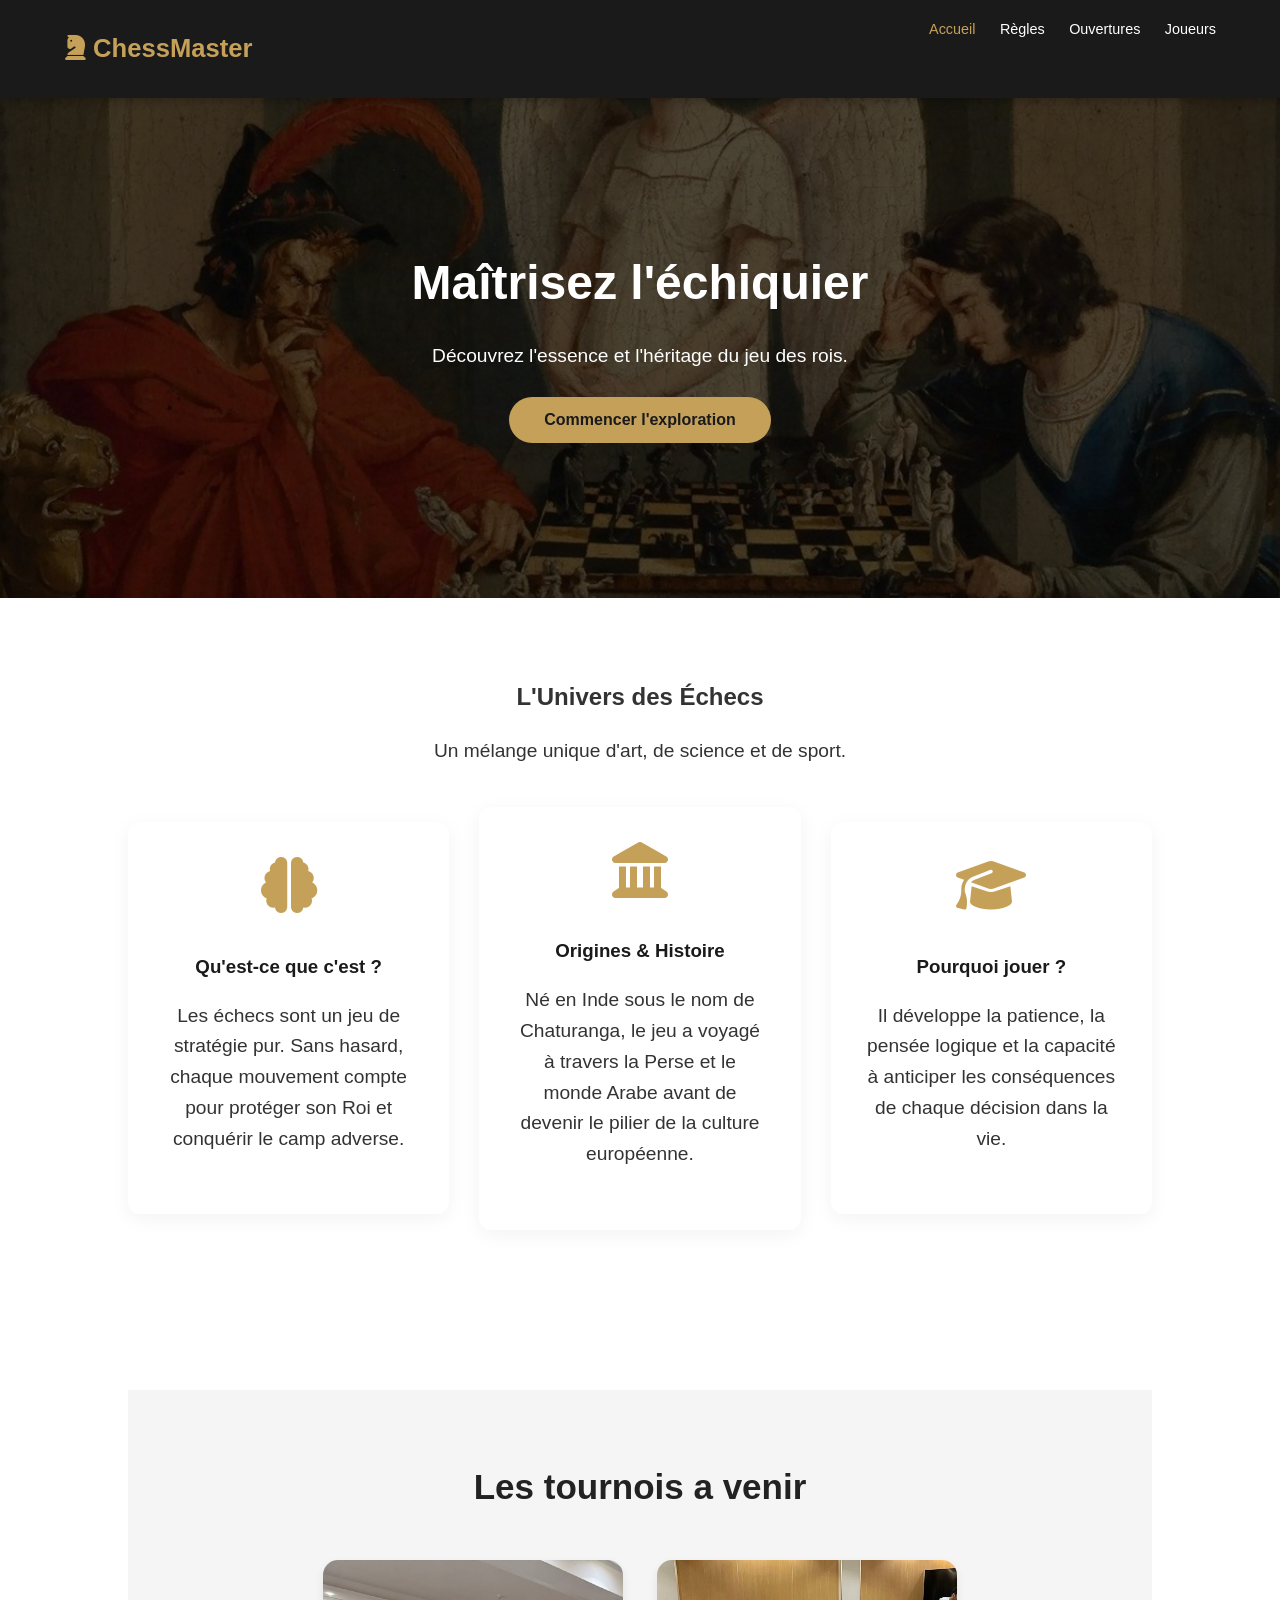
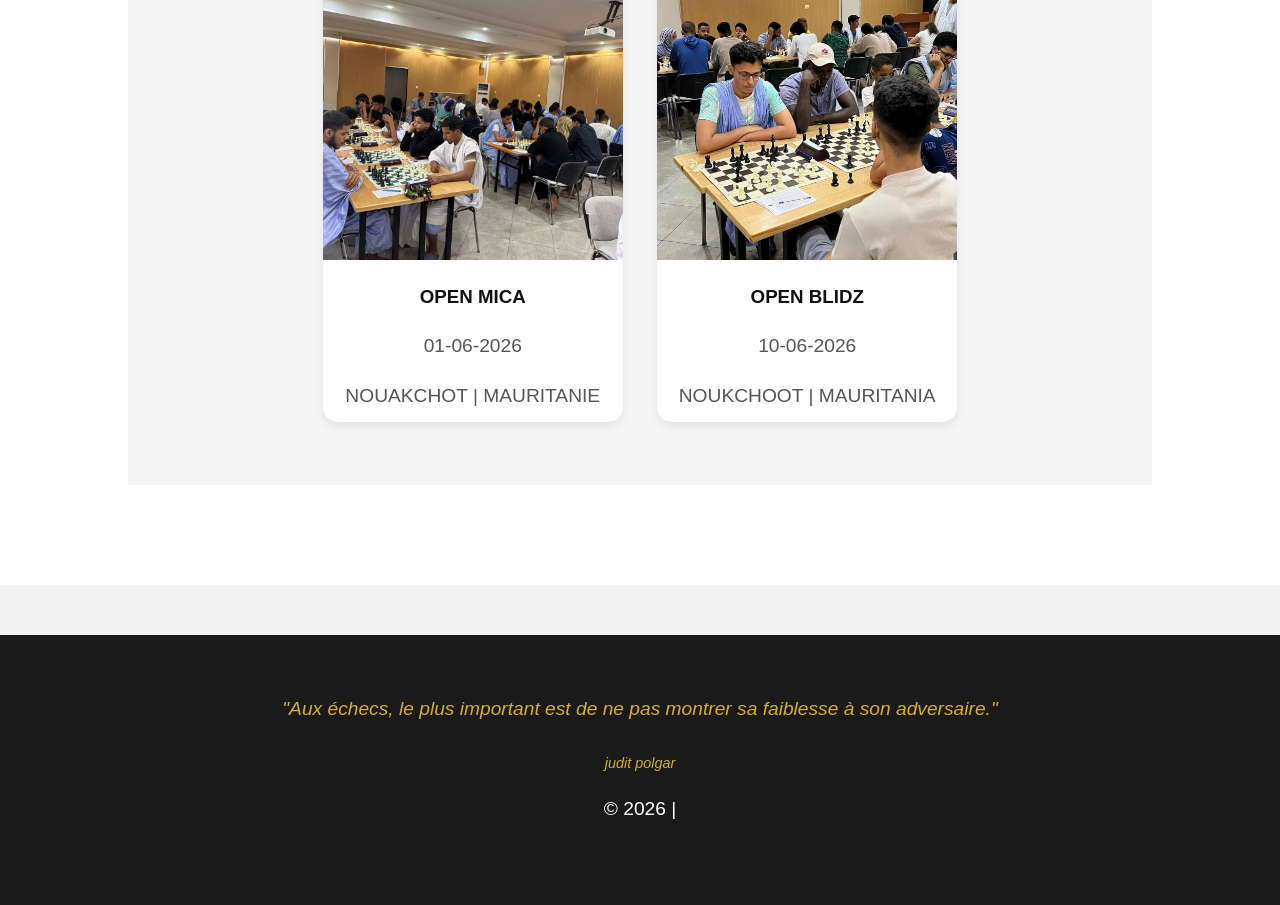
<file: index.html>
<!DOCTYPE html>
<html lang="fr">
<head>
    <meta name="viewport" content="width=device-width, initial-scale=1.0">
    <title>ChessMaster | Définition & Histoire</title>
    <link rel="stylesheet" href="https://cdnjs.cloudflare.com/ajax/libs/font-awesome/6.4.0/css/all.min.css">
    <link rel="stylesheet" href="style.css">
</head>
<body>
    <nav>
        <h1><i class="fas fa-chess-knight"></i> ChessMaster</h1>
        <div class="d-o-a">
            <a href="index.html" class="active">Accueil</a>
            <a href="rules.html">Règles</a>
            <a href="openings.html">Ouvertures</a>
            <a href="players.html">Joueurs</a>
            
        </div>
    
    </nav>

    <header>
        <div>
            <h1>Maîtrisez l'échiquier</h1>
            <p>Découvrez l'essence et l'héritage du jeu des rois.</p>
            <button onclick="window.location.href='#definition'">Commencer l'exploration</button>
        </div> 
    </header>

    <section id="definition">
        <div>
            <h2>L'Univers des Échecs</h2>
            <p>Un mélange unique d'art, de science et de sport.</p>
        </div>

        <div class="grid">
           
            <article class="card">
                <i class="fas fa-brain"></i>
                <h3>Qu'est-ce que c'est ?</h3>
                <p>Les échecs sont un jeu de stratégie pur. Sans hasard, chaque mouvement compte pour protéger son Roi et conquérir le camp adverse.</p>
            </article>

           
            <article class="card">
                <i class="fas fa-landmark"></i>
                <h3>Origines & Histoire</h3>
                <p>Né en Inde sous le nom de Chaturanga, le jeu a voyagé à travers la Perse et le monde Arabe avant de devenir le pilier de la culture européenne.</p>
            </article>

            <article class="card">
                <i class="fas fa-graduation-cap"></i>
                <h3>Pourquoi jouer ?</h3>
                <p>Il développe la patience, la pensée logique et la capacité à anticiper les conséquences de chaque décision dans la vie.</p>
            </article>
        </div>
    </section>

   
<section>
    <div class="tournois">
        <h2>Les tournois a venir</h2>

       <div class="tournoi-card">
        <img src="images/jm3t.jpeg" alt="tournois">
        <h3> OPEN MICA</h3>
        <p>01-06-2026</p>
        <p>NOUAKCHOT | MAURITANIE</p>
        </div>

        <div class="tournoi-card">
        <img src="images/jm3t2.jpeg" alt="">
        <h3>OPEN BLIDZ</h3>
        <p>10-06-2026</p>
        <p> NOUKCHOOT | MAURITANIA</p>
        </div>
    </div>
</section>

    <footer>
        <div class="qtibas">
        <p>"Aux échecs, le plus important est de ne pas montrer sa faiblesse à son adversaire."</p>
        <span>judit polgar</span>
        </div>
        <p>© 2026 |</p>
        <div class="tali">
            
        </div>
    </footer>
</body>
</html>
</file>
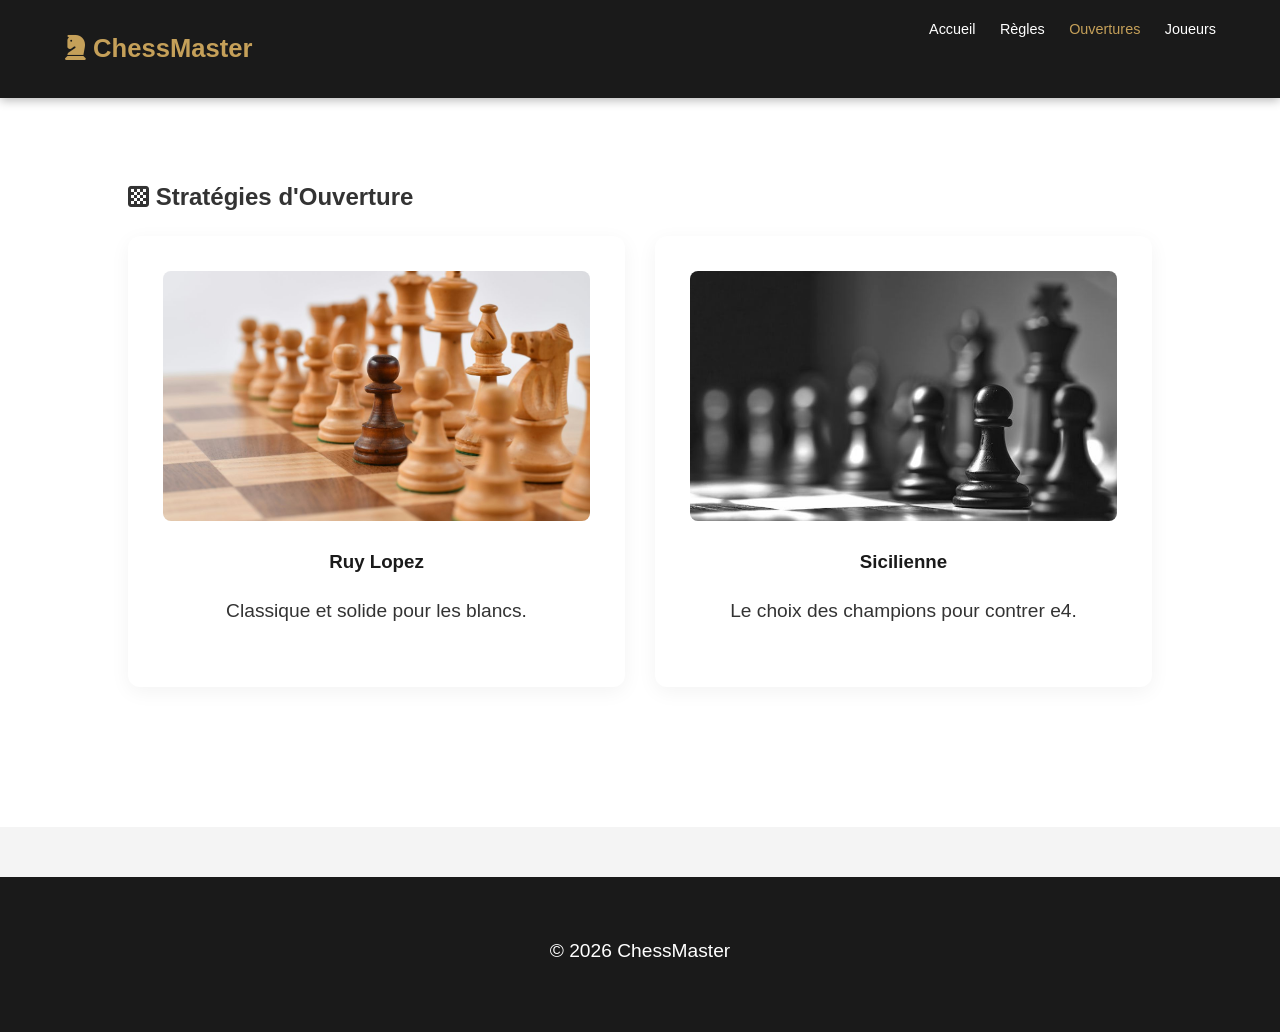
<file: openings.html>
<!DOCTYPE html>
<html lang="fr">
<head>
    <meta charset="UTF-8">
    <meta name="viewport" content="width=device-width, initial-scale=1.0">
    <title>Ouvertures - ChessMaster</title>
    <link rel="stylesheet" href="https://cdnjs.cloudflare.com/ajax/libs/font-awesome/6.4.0/css/all.min.css">
    <link rel="stylesheet" href="style.css">
</head>
<body>
    <nav>
        <h1><i class="fas fa-chess-knight"></i> ChessMaster</h1>
        <div class="d-o-a">
            <a href="index.html">Accueil</a>
            <a href="rules.html">Règles</a>
            <a href="openings.html" class="active">Ouvertures</a>
            <a href="players.html">Joueurs</a>
        </div>
    </nav>

    <section>
        <h2><i class="fas fa-chess-board"></i> Stratégies d'Ouverture</h2>
        <div class="grid">
            <div class="card">
                <img src="images/Ruy-lopez.jpeg" alt="Ruy Lopez">
                <h3>Ruy Lopez</h3>
                <p>Classique et solide pour les blancs.</p>
            </div>
            <div class="card">
                <img src="images/sicillien.jpeg" alt="Sicilienne">
                <h3>Sicilienne</h3>
                <p>Le choix des champions pour contrer e4.</p>
            </div>
        </div>
    </section>

    <footer><p>© 2026 ChessMaster</p></footer>
</body>
</html>
</file>
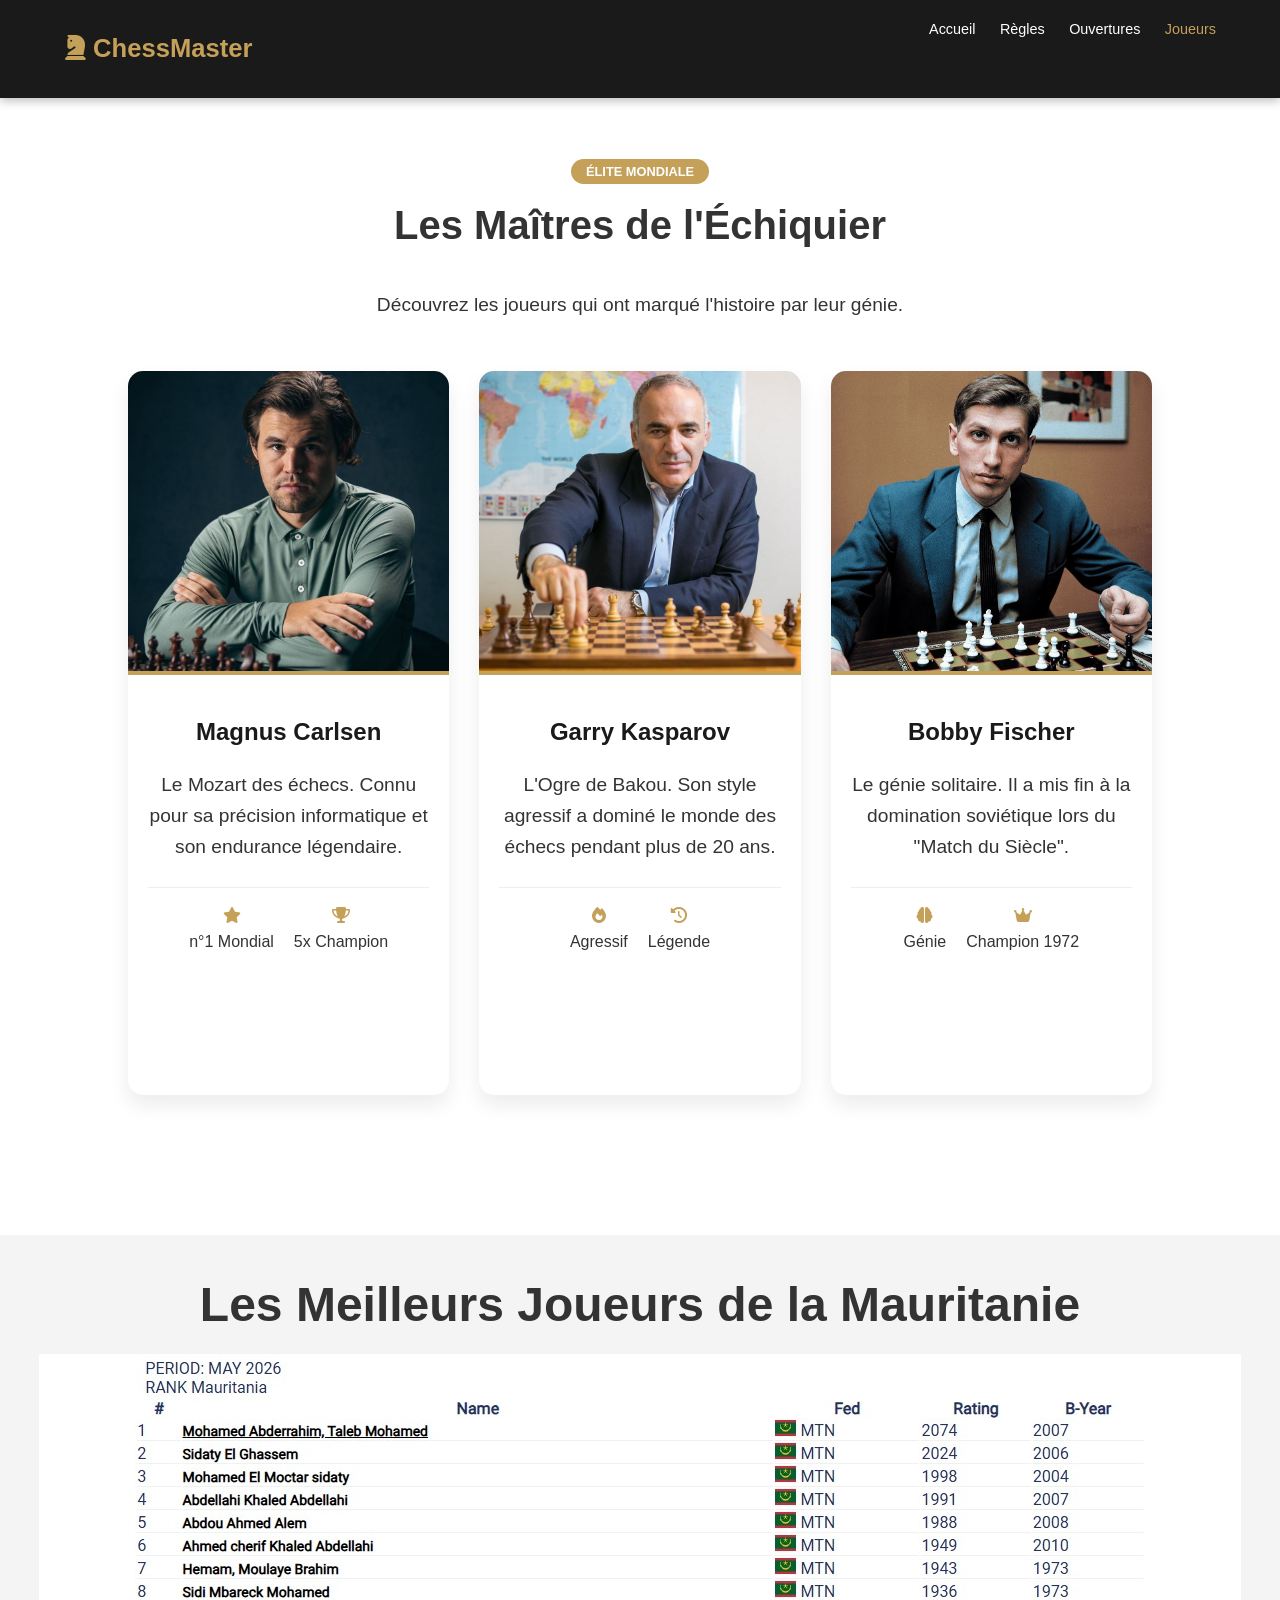
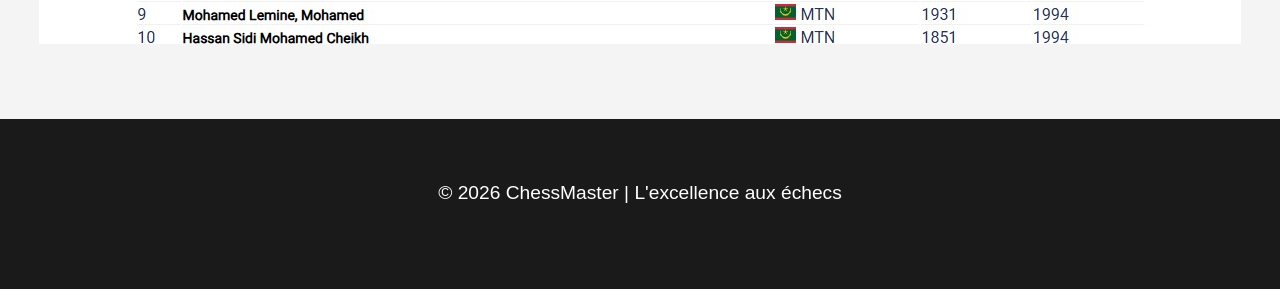
<file: players.html>
<!DOCTYPE html>
<html lang="fr">
<head>
    <meta charset="UTF-8">
    <meta name="viewport" content="width=device-width, initial-scale=1.0">
    <title>Légendes des Échecs | ChessMaster</title>
    <link rel="stylesheet" href="https://cdnjs.cloudflare.com/ajax/libs/font-awesome/6.4.0/css/all.min.css">
    <link rel="stylesheet" href="style.css">
</head>
<body>
    <nav>
        <h1><i class="fas fa-chess-knight"></i> ChessMaster</h1>
        <div class="d-o-a">
            <a href="index.html" >Accueil</a>
            <a href="rules.html">Règles</a>
            <a href="openings.html">Ouvertures</a>
            <a href="players.html" class="active">Joueurs</a>
        </div>
    </nav>

    <section>
        <div style="text-align: center; margin-bottom: 50px;">
            <span class="tag">Élite Mondiale</span>
            <h2 style="font-size: 2.5rem; margin-top: 10px;">Les Maîtres de l'Échiquier</h2>
            <p>Découvrez les joueurs qui ont marqué l'histoire par leur génie.</p>
        </div>

        <div class="grid">
            <div class="player-card">
                <img src="images/megnus.jpeg" alt="Magnus Carlsen" class="player-img">
                <div class="player-info">
                    <h3>Magnus Carlsen</h3>
                    <p>Le Mozart des échecs. Connu pour sa précision informatique et son endurance légendaire.</p>
                    <div class="stats">
                        <div class="stat-item"><i class="fas fa-star"></i><br>n°1 Mondial</div>
                        <div class="stat-item"><i class="fas fa-trophy"></i><br>5x Champion</div>
                    </div>
                </div>
            </div>

            <div class="player-card">
                <img src="images/gary.jpeg" alt="Garry Kasparov" class="player-img">
                <div class="player-info">
                    <h3>Garry Kasparov</h3>
                    <p>L'Ogre de Bakou. Son style agressif a dominé le monde des échecs pendant plus de 20 ans.</p>
                    <div class="stats">
                        <div class="stat-item"><i class="fas fa-fire"></i><br>Agressif</div>
                        <div class="stat-item"><i class="fas fa-history"></i><br>Légende</div>
                    </div>
                </div>
            </div>

            <div class="player-card">
                <img src="images/Bobby.jpeg" alt="Bobby Fischer" class="player-img">
                <div class="player-info">
                    <h3>Bobby Fischer</h3>
                    <p>Le génie solitaire. Il a mis fin à la domination soviétique lors du "Match du Siècle".</p>
                    <div class="stats">
                        <div class="stat-item"><i class="fas fa-brain"></i><br>Génie</div>
                        <div class="stat-item"><i class="fas fa-crown"></i><br>Champion 1972</div>
                    </div>
                </div>
            </div>
        </div>
    </section>
    <div class="joueur-mr">
        <h1>Les Meilleurs Joueurs de la Mauritanie</h1>
        <img src="images/t9yim.jpeg" alt="le miller joueur nationel">
        
    </div>
<footer>
    <p>© 2026 ChessMaster | L'excellence aux échecs</p>
    <div style="margin-top: 15px;">
            
        </div>
</footer>

</body>
</html>
</file>
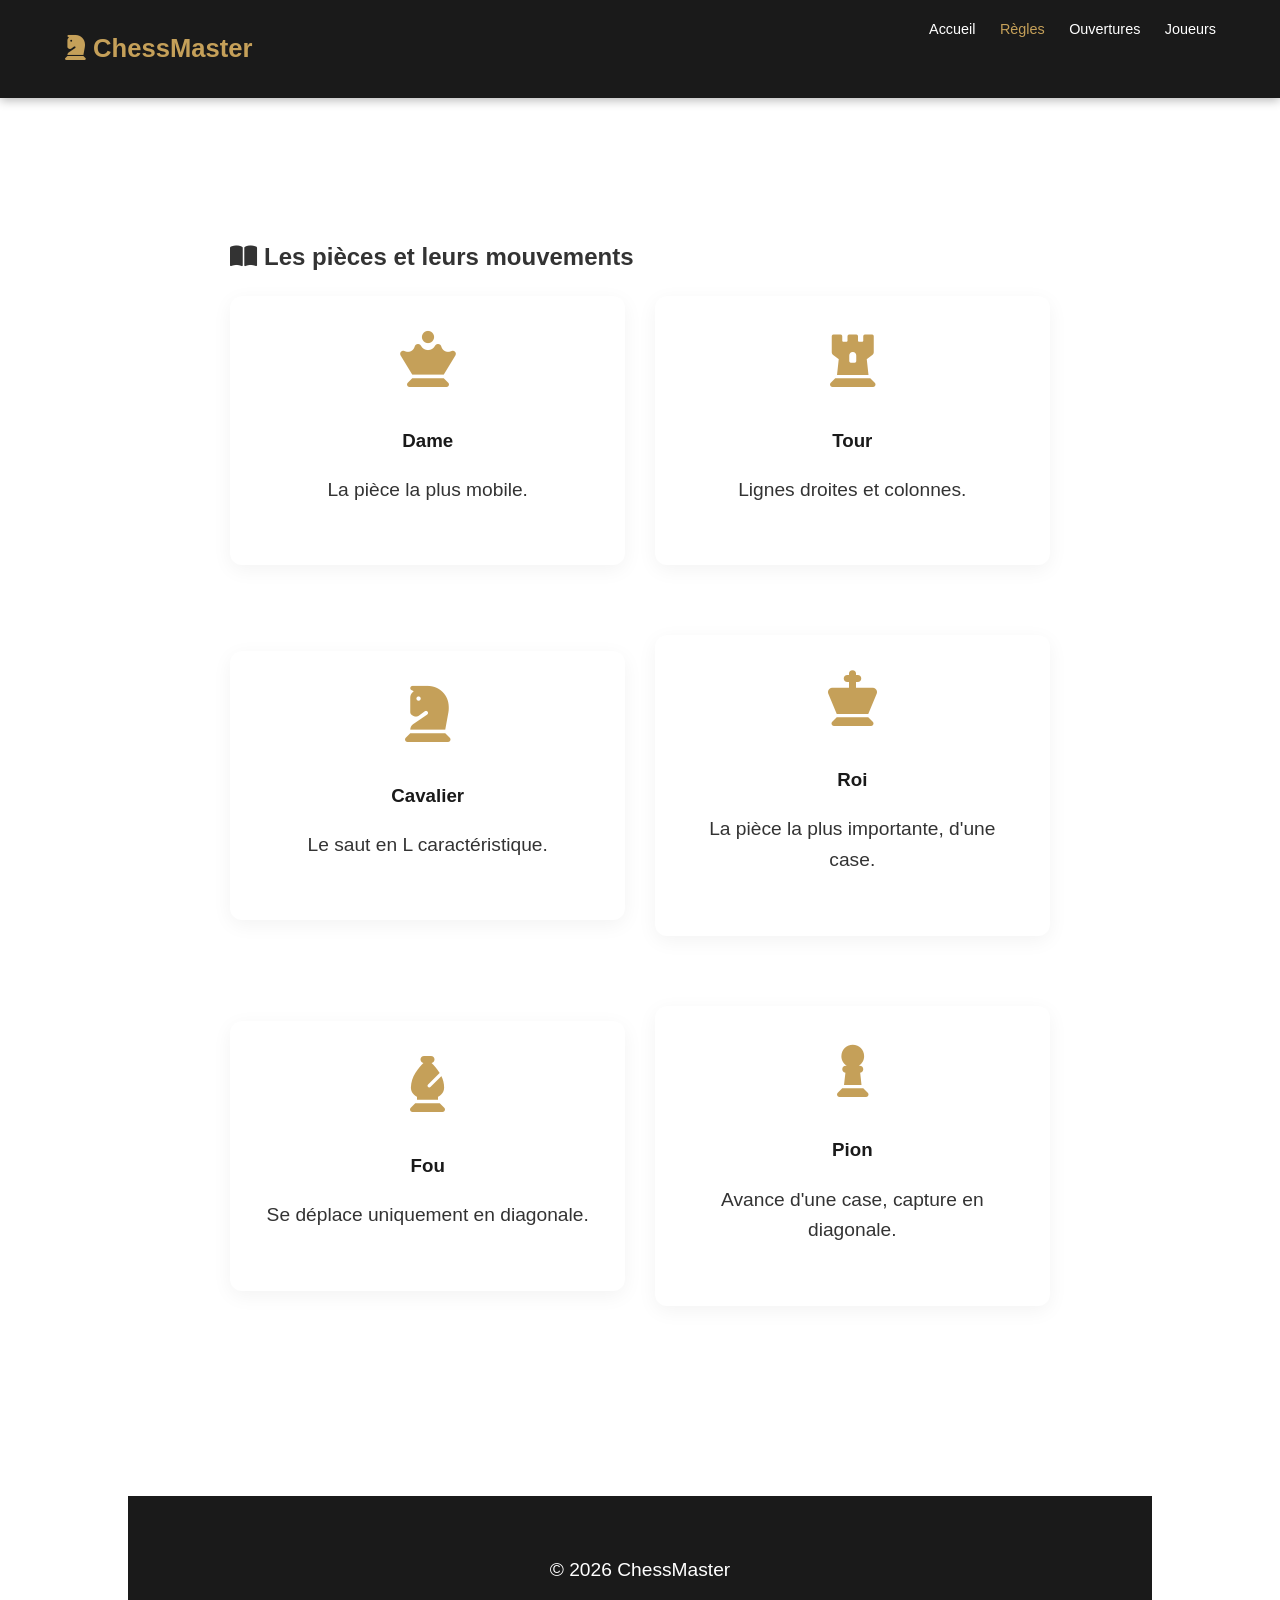
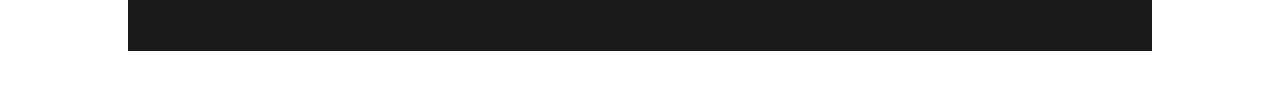
<file: rules.html>
<!DOCTYPE html>
<html lang="fr">
<head>
    <meta charset="UTF-8">
    <meta name="viewport" content="width=device-width, initial-scale=1.0">
    <title>Règles - ChessMaster</title>
    <link rel="stylesheet" href="https://cdnjs.cloudflare.com/ajax/libs/font-awesome/6.4.0/css/all.min.css">
    <link rel="stylesheet" href="style.css">
</head>
<body>
    <nav>
        <h1><i class="fas fa-chess-knight"></i> ChessMaster</h1>
        <div class="d-o-a">
            <a href="index.html">Accueil</a>
            <a href="rules.html" class="active">Règles</a>
            <a href="openings.html">Ouvertures</a>
            <a href="players.html">Joueurs</a>
        </div>
    </nav>

    <section>
        <section>
        <h2><i class="fas fa-book-open"></i> Les pièces et leurs mouvements</h2>
        <div class="grid">
            <div class="card"><i class="fas fa-chess-queen"></i><h3>Dame</h3><p>La pièce la plus mobile.</p></div>
            <div class="card"><i class="fas fa-chess-rook"></i><h3>Tour</h3><p>Lignes droites et colonnes.</p></div>
            <div class="card"><i class="fas fa-chess-knight"></i><h3>Cavalier</h3><p>Le saut en L caractéristique.</p></div>
            
            <div class="card"><i class="fas fa-chess-king"></i><h3>Roi</h3><p>La pièce la plus importante, d'une case.</p></div>
            <div class="card"><i class="fas fa-chess-bishop"></i><h3>Fou</h3><p>Se déplace uniquement en diagonale.</p></div>
            <div class="card"><i class="fas fa-chess-pawn"></i><h3>Pion</h3><p>Avance d'une case, capture en diagonale.</p></div>
        </div>
    </section> 

    <footer><p>© 2026 ChessMaster</p></footer>
</body>
</html>
</file>
<file: style.css>
body { 
    font-family: 'Segoe UI', Tahoma, Geneva, Verdana, sans-serif; 
    margin: 0; 
    background: #f4f4f4; 
    line-height: 1.6; 
    color: #333;
}

header {
    height: 500px; 
    background: linear-gradient(rgba(0,0,0,0.7), rgba(0,0,0,0.7)), url('images/bground.jpeg');
     background-size: cover;
     background-position: center; 
     display: flex; 
     align-items: center; 
     justify-content: center; 
     color: white; 
     text-align: center;
}

h1{
    font-size: 3rem; 
    margin-bottom: 10px;
}

p{
    font-size: 1.2rem; 
    margin-bottom: 25px;
}


nav { 
    background: #1a1a1a; 
    padding: 1rem 5%; 
    display: flex; 
    justify-content: space-between; 
    align-items: center; 
    position: sticky; 
    top: 0; 
    z-index: 1000;
    box-shadow: 0 2px 10px rgba(0,0,0,0.3);
}

nav h1 { 
      color: #c5a059; 
      margin: 0; 
      font-size: 1.6rem; 
      font-weight: bold; 
   
    }

.d-o-a a { 
    color: white; 
    text-decoration: none; 
    margin-left: 20px;
    font-size: 0.9rem; 
    font-weight: 500; 
    transition: 0.3s;
}

.d-o-a a:hover, .d-o-a a.active { 
    color: #c5a059; 
}


section { 
    padding: 60px 10%; 
}

div{
    text-align: center; 
    margin-bottom: 40px;
}
section{
    background: white;
}

.grid{
     align-items: center;
}

.grid { 
    display: grid; 
    grid-template-columns: repeat(auto-fit, minmax(300px, 1fr)); 
    gap: 30px; 
    margin-top: 20px; 
   
}


.card { 
    background: #ffffff; 
    padding: 35px; 
    border-radius: 12px; 
    box-shadow: 0 5px 20px rgba(0,0,0,0.05); 
    text-align: center;
    transition: transform 0.3s ease;
}

.card:hover {
    transform: translateY(-10px); 
}

.card i { 
    font-size: 3.5rem; 
    color: #c5a059; 
    margin-bottom: 20px; 
}

.card h3 {
    margin-bottom: 15px;
    color: #1a1a1a;
}

.card img { 
    width: 100%; 
    height: 250px; 
    object-fit: cover; 
    border-radius: 8px; 
}
.card div{
    padding: 0; 
    overflow: hidden;
}

button { 
    background: #c5a059; 
    color: #1a1a1a; 
    border: none; 
    padding: 14px 35px; 
    border-radius: 25px; 
    cursor: pointer; 
    font-weight: bold;
    font-size: 1rem;
    transition: 0.3s;
}

button:hover {
    background: #b08d4a;
    transform: scale(1.05);
}

 .player-card {
background: white;
 border-radius: 15px;
 overflow: hidden;
box-shadow: 0 10px 20px rgba(0,0,0,0.08); 
transition: 0.3s;
text-align: center;
        }
        
.player-card:hover {
transform: translateY(-10px);
        }

.player-img {
width: 100%;
height: 300px;
 object-fit: cover;
border-bottom: 4px solid #c5a059;
        }

.player-info {
padding: 20px;
        }

.player-info h3 {
margin: 10px 0;
color: #1a1a1a;
font-size: 1.5rem;
        }
.tag {
background: #c5a059;
color: white;
padding: 5px 15px;
border-radius: 20px;
font-size: 0.8rem;
text-transform: uppercase;
font-weight: bold;
}

.stats {
display: flex;
justify-content: center;
gap: 20px;
margin-top: 15px;
padding-top: 15px;
 border-top: 1px solid #eee;
 }

.stat-item i {
 color: #c5a059;
 font-size: 1rem !important;
 margin-bottom: 5px;
 }

footer { 
    background: #1a1a1a; 
    color: white; 
    text-align: center; 
    padding: 40px; 
    margin-top: 50px; 
}
.qtibas{
    font-style: italic;
    color: #d4af37;
    margin-bottom: 15px;
}
span{
    font-size: 0.9rem;

}

.joueur-mr{
    font-size: 3.5rem;
    font-family: 'Segoe UI', Tahoma, Geneva, Verdana, sans-serif;
    text-align: center;
}
.tournois{
    padding: 40px;
    background: #f5f5f5;
    text-align: center;
}

.tournois h2{
    font-size: 35px;
    margin-bottom: 30px;
    color: #222;
}

.tournoi-card{
    width: 300px;
    background: white;
    display: inline-block;
    margin: 15px;
    border-radius: 15px;
    overflow: hidden;
    box-shadow: 0 4px 10px rgba(0,0,0,0.08);
    transition: 0.3s;
    text-align: center;
}

.tournoi-card:hover{
    transform: translateY(-10px);
}

.tournoi-card img{
    width: 100%;
    height: 300px;
    object-fit: cover;
}

.tournoi-card h3{
    margin: 15px 0;
    color: #111;
}

.tournoi-card p{
    color: #555;
    margin-bottom: 10px;
}

.tali{
    margin-top: 15px;
}
</file>
